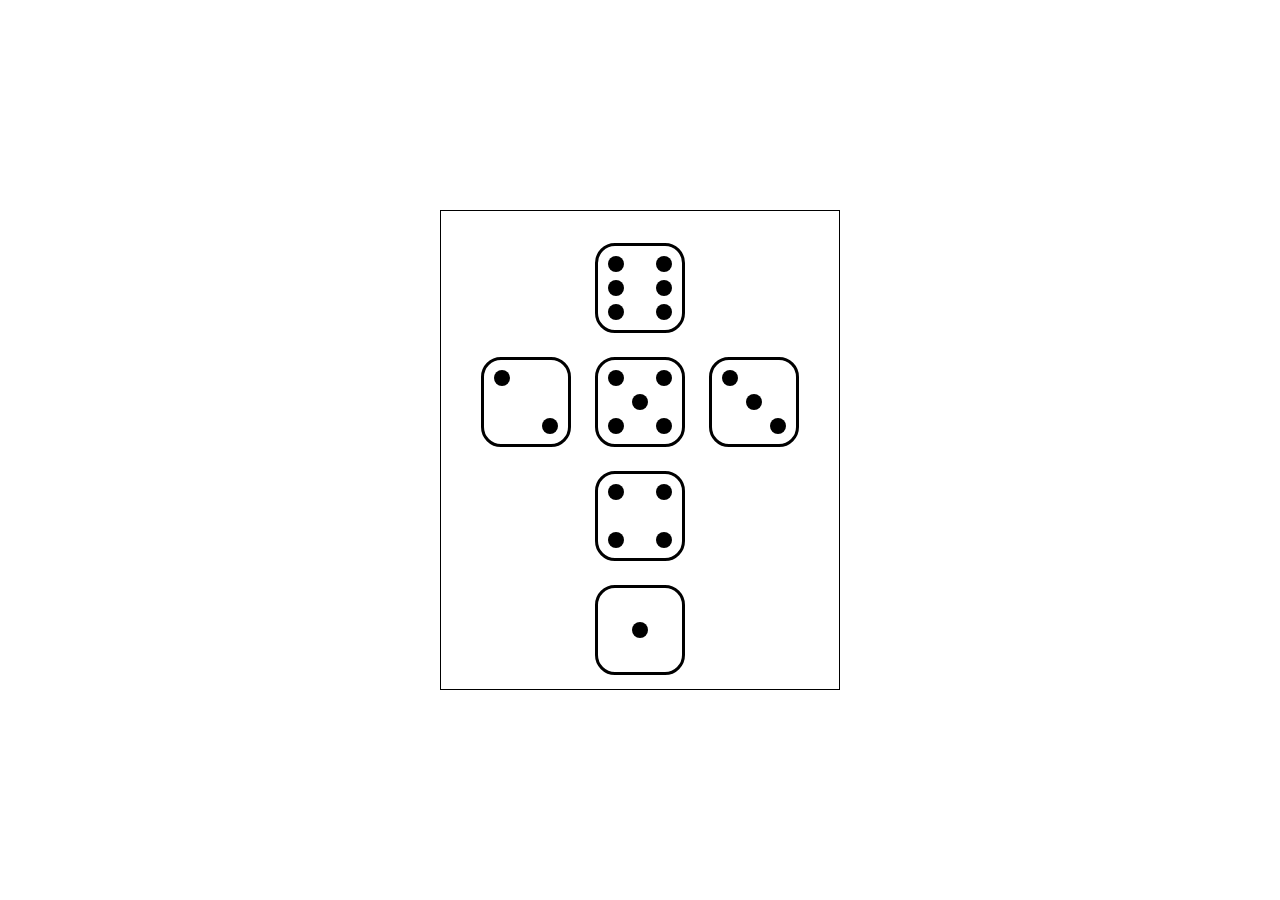
<file: task-1/index.html>
<!DOCTYPE html>
<html lang="en">
<head>
    <meta charset="UTF-8">
    <meta name="viewport" content="width=device-width, initial-scale=1.0">
    <title>JS Test Task 1: Dice</title>
    <link rel="stylesheet" href="style.css">
</head>
<body>
    <div class="wrapper">

        <div class="dice-layout">
            <div class="layout-line">
                <div class="side side-6">
                    <div class="side-column">
                        <span class="dot"></span>
                        <span class="dot"></span>
                        <span class="dot"></span>
                    </div>
                    <div class="side-column">
                        <span class="dot"></span>
                        <span class="dot"></span>
                        <span class="dot"></span>
                    </div>
                </div>
            </div>

            <div class="layout-line">
                <div class="side side-2">
                    <span class="dot"></span>
                    <span class="dot"></span>
                </div>
                <div class="side side-5">
                    <div class="side-column">
                        <span class="dot"></span>
                        <span class="dot"></span>
                    </div>
                    <div class="side-column">
                        <span class="dot"></span>
                    </div>
                    <div class="side-column">
                        <span class="dot"></span>
                        <span class="dot"></span>
                    </div>
                </div>
                <div class="side side-3">
                    <span class="dot"></span>
                    <span class="dot"></span>
                    <span class="dot"></span>
                </div>
            </div>

            <div class="layout-line">
                <div class="side side-4">
                    <div class="side-column">
                        <span class="dot"></span>
                        <span class="dot"></span>
                    </div>
                    <div class="side-column">
                        <span class="dot"></span>
                        <span class="dot"></span>
                    </div>
                </div>
            </div>

            <div class="layout-line">
                <div class="side side-1">
                    <span class="dot"></span>
                </div>
            </div>
        </div>

    </div>

</body>
</html>
</file>
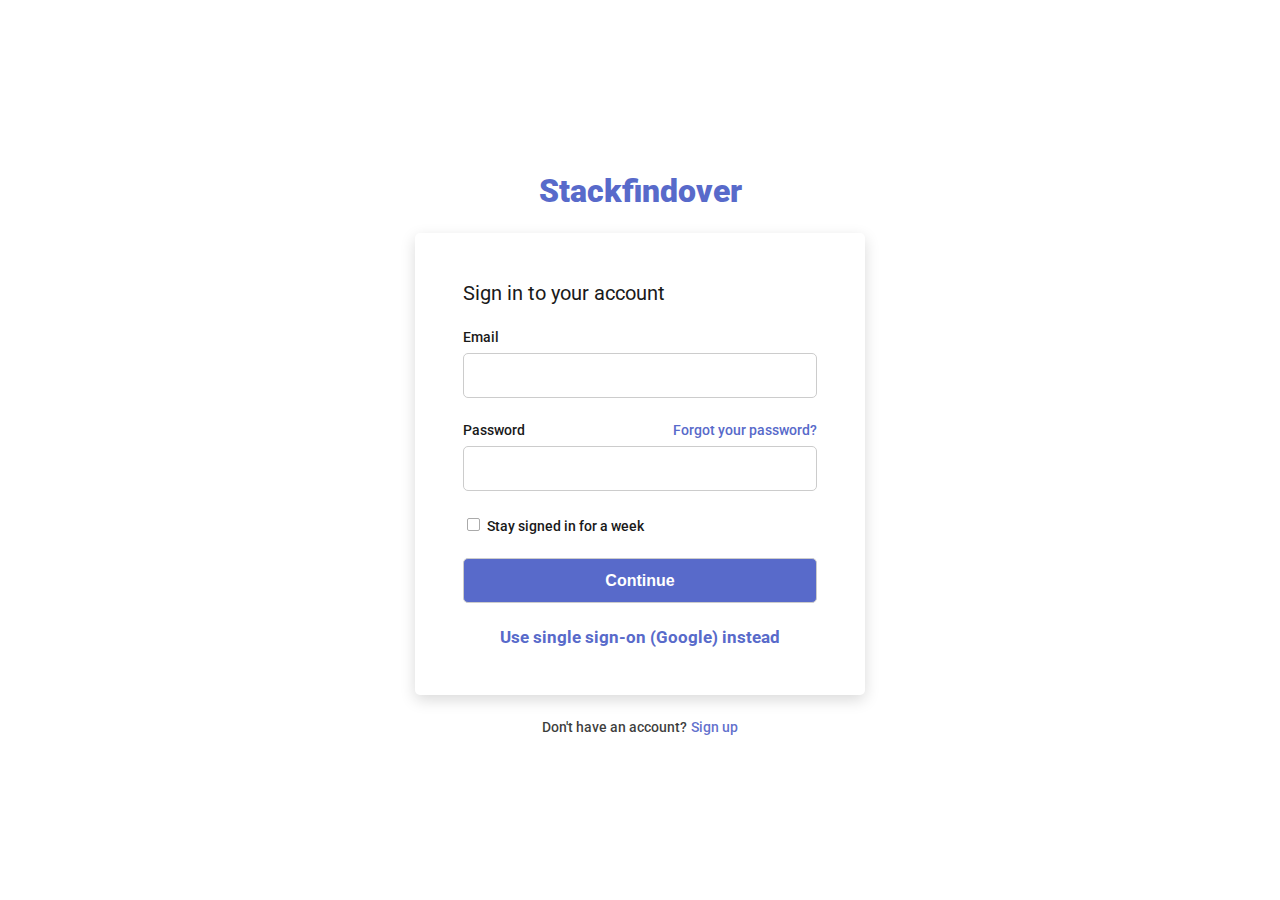
<file: task-2/index.html>
<!DOCTYPE html>
<html lang="en">
<head>
    <meta charset="UTF-8">
    <meta name="viewport" content="width=device-width, initial-scale=1.0">
    <title>JS Test Task 2: Registration Form</title>
    <link rel="stylesheet" href="style.css">
    <link href="https://fonts.googleapis.com/css2?family=Roboto:wght@400;500;700;900&display=swap" rel="stylesheet">
</head>
<body>
<section class="registration-form-section">
    <h1>Stackfindover</h1>

    <div class="registration-form-wrapper">
        <form action="#" method="post" class="registration-form" name="registrationForm" novalidate="novalidate" onsubmit="return validateForm()">
            <p>Sign in to your account</p>
            <p>
                <label for="email">Email</label>
                <br>
                <span class="email-wrapper">
                    <input type="email" name="email" id="email">
                </span>
            </p>
            <p>
                <span class="password-content-container">
                    <label for="password">Password</label>
                    <a href="https://www.google.com/">Forgot your password?</a>
                </span>
                <span class="password-wrapper" title="Password must be at least 6 characters long">
                    <input type="password" name="password" id="password">
                </span>
            </p>
            <p>
                <label class="checkbox-container">
                    <input type="checkbox" name="stay-signed" value="for a week">
                    <span>Stay signed in for a week</span>
                </label>
            </p>
            <p>
                <input type="submit" value="Continue" class="submit">
            </p>

            <p>
                <a href="https://www.google.com/maps/">Use single sign-on (Google) instead</a>
            </p>
        </form>
    </div>

    <p>Don't have an account?<a href="https://uk-ua.facebook.com/">Sign up</a></p>
</section>

<script src="script.js"></script>
</body>
</html>
</file>
<file: task-1/style.css>
* {
  box-sizing: border-box;
}

html, body {
  margin: 0;
  padding: 0;
}

.wrapper {
  align-items: center;
  display: flex;
  justify-content: center;
  min-height: 100vh;
  width: 100%;
}

.dice-layout {
  align-items: center;
  border: 1px solid black;
  display: flex;
  flex-flow: column wrap;
  height: 480px;
  width: 400px;
}

.layout-line {
  display: flex;
}

.layout-line:first-child {
  margin-top: 20px;
}

.side {
  border: 3px solid black;
  border-radius: 20px;
  display: flex;
  height: 90px;
  margin: 12px;
  padding: 10px;
  width: 90px;
}

.side-1 {
  align-items: center;
  justify-content: center;
}

.side-2 {
  justify-content: space-between;
}

.side-2 .dot:first-of-type {
  align-self: flex-start;
}

.side-2 .dot:nth-of-type(2) {
  align-self: flex-end;
}

.side-3 {
  align-items: center;
  justify-content: space-between;
}

.side-3 .dot:first-of-type {
  align-self: flex-start;
}

.side-3 .dot:nth-of-type(3) {
  align-self: flex-end;
}

.side-4 {
  flex-direction: column;
  justify-content: space-between;
}

.side-4 .side-column {
  display: flex;
  justify-content: space-between;
}

.side-5 {
  flex-direction: column;
  justify-content: space-between;
}

.side-5 .side-column {
  display: flex;
  justify-content: space-between;
}

.side-5 .side-column:nth-of-type(2) {
  justify-content: center;
}

.side-6 {
  justify-content: space-between;
}

.side-6 .side-column {
  display: flex;
  flex-direction: column;
  justify-content: space-between;
}

.dot {
  background-color: #000;
  border-radius: 100%;
  height: 16px;
  width: 16px;
}

/* Media Query */

@media (max-width: 576px) {
  html, body {
    min-width: 320px;
  }

  .wrapper {
    display: block;
    min-height: auto;
  }

  .dice-layout {
    height: 360px;
    width: 300px;
    margin: 38px auto 0;
  }

  .layout-line:first-child {
    margin-top: 15px;
  }

  .side {
    border-radius: 15px;
    height: 68px;
    margin: 8px;
    padding: 8px;
    width: 68px;
  }

  .dot {
    height: 12px;
    width: 12px;
  }
}
</file>
<file: task-2/style.css>
/* Basic Setup */

* {
  box-sizing: border-box;
}

html, body {
  color: #1a1a1a;
  font-family: "Roboto", sans-serif;
  font-size: 16px;
  font-weight: 500;
  margin: 0;
  padding: 0;
}

h1 {
  color: #586aca;
  font-size: 2em;
  font-weight: 900;
  line-height: 1.15;
  margin: 32px 0 24px 0;
  text-align: center;
}

p {
  font-size: 14px;
  margin: 24px 0;
}

a {
  color: #586aca;
  text-decoration: none;
}

a:hover {
  text-decoration: underline;
}

input[type="email"],
input[type="password"],
input[type="submit"] {
  border: 1px solid #ccc;
  border-radius: 5px;
  font-size: 16px;
  height: 45px;
  outline: none;
  padding: 8px;
  width: 100%;
}

input[type="email"]:focus,
input[type="password"]:focus {
  border: 2px solid rgba(88, 105, 202, 0.5);
}

input:-webkit-autofill
{
  -webkit-box-shadow: 0 0 0 30px white inset;
  box-shadow: 0 0 0 30px white inset;
}

input:-webkit-autofill::first-line {
  font-size: 16px;
}

/* Page Setup */

.registration-form-section {
  align-items: center;
  display: flex;
  flex-direction: column;
  justify-content: center;
  min-height: 100vh;
  width: 100%;
}

.registration-form-wrapper {
  border-radius: 5px;
  box-shadow: rgba(0, 0, 0, 0.15) 0px 5px 15px;
  padding: 24px 48px;
  width: 450px;
}

.registration-form > p:first-of-type {
  font-size: 20px;
  font-weight: 400;
}

.email-wrapper,
.password-wrapper {
  display: block;
  margin-top: 8px;
}

.password-content-container {
  display: flex;
  justify-content: space-between;
}

/* Styling Cross-browser Checkbox */

.checkbox-container {
  cursor: pointer;
  position: relative;
}

.checkbox-container  input[type="checkbox"] + span {
  margin-left: 14px;
}

.checkbox-container input[type="checkbox"] {
  opacity: 0;
  width: 0;
}

.checkbox-container input[type="checkbox"] + span::before,
.checkbox-container input[type="checkbox"] + span::after {
  content: "";
  display: inline-block;
  left: 4px;
  position: absolute;
  top: 0;
}

.checkbox-container input[type="checkbox"] + span::before {
  border: 1px solid #aaa;
  border-radius: 2px;
  height: 11px;
  transition: all .25s ease;
  width: 11px;
}

.checkbox-container input[type="checkbox"]:checked + span::before  {
  background-color: #586aca;
  border-color: #586aca;
}

.checkbox-container input[type="checkbox"]:checked + span::after  {
  border-color: rgb(255, 255, 255);
  border-style: solid;
  border-width: 0 0 2px 2px;
  height: 3px;
  transform: rotate(-45deg) translate(-1px, 4px);
  width: 7px;
}

.checkbox-container:hover input[type="checkbox"] + span::before {
  border-color: #4f4f4f;
}

.checkbox-container:hover input[type="checkbox"]:checked + span::before {
  background-color: #3d51c2;
}

.submit {
  background-color: #586aca;
  border: none;
  color: #fff;
  cursor: pointer;
  font-size: 17px;
  font-weight: 700;
  transition: background-color .25s ease ;
}

.submit:hover {
  background-color: #3d51c2;
}

.submit:active {
  background-color: #3749ae;
}

.registration-form > p:last-of-type {
  color: #586aca;
  font-size: 17px;
  font-weight: 700;
  text-align: center;
}

.registration-form-section > p {
  color: rgba(26, 26, 26, 0.85);
  text-align: center;
}

.registration-form-section > p > a {
  color: rgba(88, 105, 202, 0.95);
  margin-left: 4px;
}

/* Styling Errors */

.error {
  border: 2px solid rgba(200, 0, 0, 0.5) !important;
}

span.error {
  border: none !important;
}

span.error::after {
  color: rgb(200, 0, 0);
  content: "Please enter a valid data";
  display: block;
  font-size: 14px;
  font-weight: 400;
  height: 16px;
  line-height: 16px;
  margin-top: 8px;
  text-align: left;
}

/* Media Query */

@media (max-width: 576px) {
  html, body {
    min-width: 320px;
  }

  h1 {
    font-size: 1.75em;
    margin-bottom: 0;
  }

  .registration-form-section {
    display: block;
    margin: 48px 0;
  }

  .registration-form-wrapper {
    box-shadow: none;
    padding: 24px;
    text-align: center;
    width: 100%;
  }

  .registration-form > p:first-of-type {
    font-size: 19px;
    margin-top: 0;
  }

  .registration-form > p:nth-of-type(2) {
    text-align: left;
  }

  .registration-form > p:last-of-type {
    font-size: 16px;
    margin-bottom: 0;
  }
}
</file>
